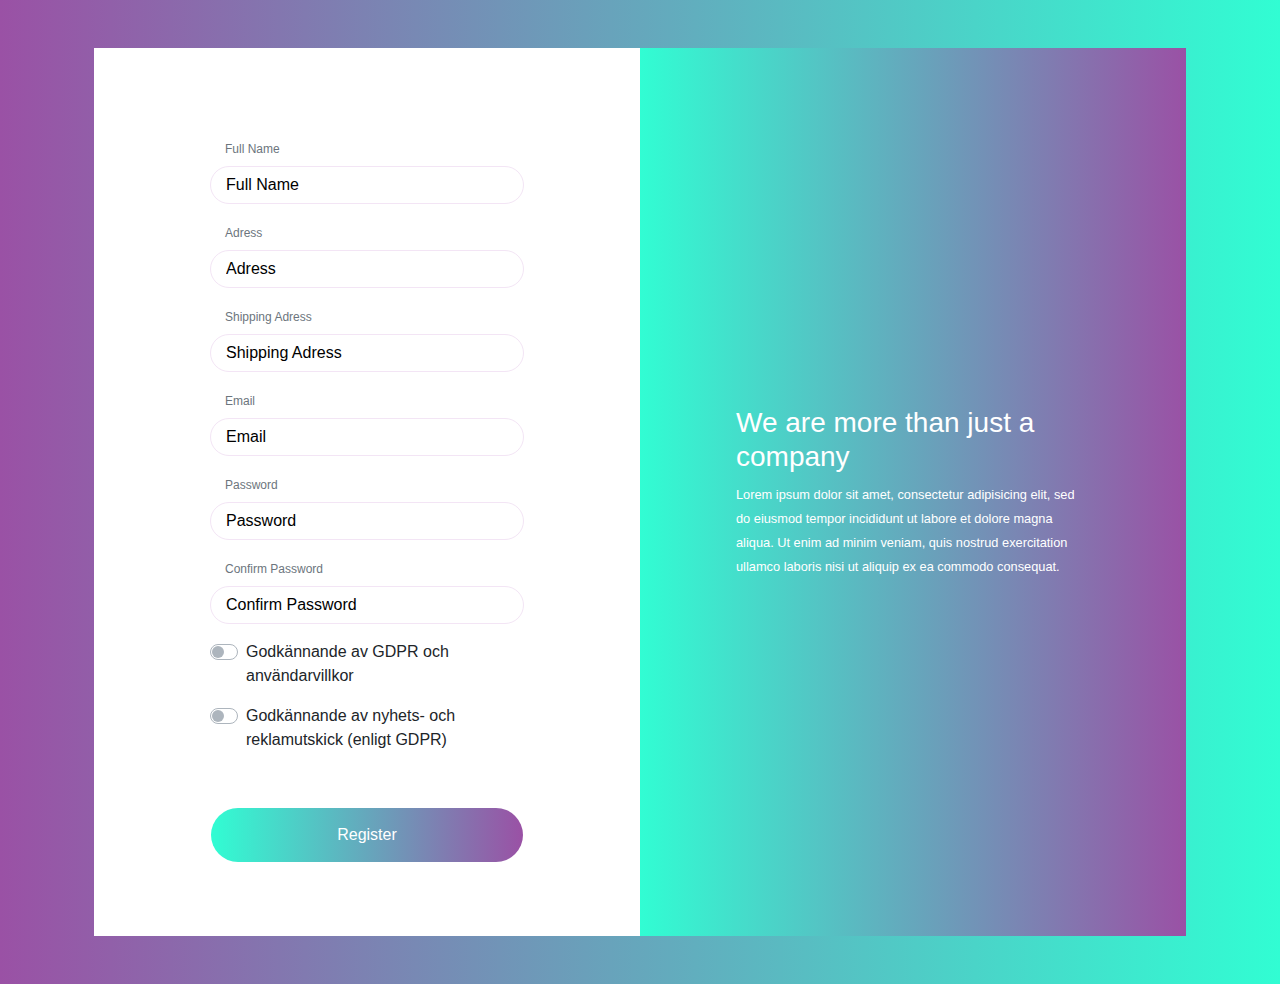
<file: register.html>
<!doctype html>
<html>
    <head>
        <meta charset='utf-8'>
        <meta name='viewport' content='width=device-width, initial-scale=1'>
        <title>Future</title>
        <link rel="stylesheet" href="./css/main.css">
        <link href='./css/bootstrap.css' rel='stylesheet'>
        <link href='./css/fontawesome.css' rel='stylesheet'>
        <script type='text/javascript' src='https://cdnjs.cloudflare.com/ajax/libs/jquery/3.2.1/jquery.min.js'></script>
        <script type='text/javascript' src='https://cdn.jsdelivr.net/npm/popper.js@1.16.0/dist/umd/popper.min.js'></script>
        <script type='text/javascript' src='https://maxcdn.bootstrapcdn.com/bootstrap/4.3.1/js/bootstrap.min.js'></script>
        <script type='text/javascript'></script>
    </head>
    
<body>
<div class="container px-4 py-5 mx-auto">
    <div class="container-1 containe-1-0">
        <div class="d-flex flex-lg-row flex-column-reverse">
            <div class="container-1 container-2">
                <div class="row justify-content-center my-auto">
                    <div class="col-md-8 col-10 my-5">
                        <div class="form-group"> <label class="form-control-label text-muted">Full Name</label> <input type="text" id="psw" name="email" placeholder="Full Name" class="form-control"> </div>
                        <div class="form-group"> <label class="form-control-label text-muted">Adress</label> <input type="text" id="adress" name="adress" placeholder="Adress" class="form-control"> </div>
                        <div class="form-group"> <label class="form-control-label text-muted">Shipping Adress</label> <input type="text" id="shipping" name="shipping" placeholder="Shipping Adress" class="form-control"> </div>
                        <div class="form-group"> <label class="form-control-label text-muted">Email</label> <input type="email" id="email" name="email" placeholder="Email" class="form-control"> </div>
                        <div class="form-group"> <label class="form-control-label text-muted">Password</label> <input type="password" id="psw" name="psw" placeholder="Password" class="form-control"> </div>
                        <div class="form-group"> <label class="form-control-label text-muted">Confirm Password</label> <input type="password" id="confirmpsw" name="confirmpsw" placeholder="Confirm Password" class="form-control"> </div>
                        <div class="form-group custom-control custom-switch">
                            <input type="checkbox" class="custom-control-input" id="switch1">
                            <label class="custom-control-label" for="switch1">Godkännande av GDPR och användarvillkor</label>
                        </div>
                        <div class="form-group custom-control custom-switch">
                            <input type="checkbox" class="custom-control-input" id="switch2">
                            <label class="custom-control-label" for="switch2">Godkännande av nyhets- och reklamutskick (enligt GDPR)</label>
                        </div>
                        <div class="row justify-content-center my-3 px-3"> <button class="btn-block btn-color">Register</button> </div>
                    </div>
                </div>
            </div>
            <div class="container-1 container-3">
                <div class="my-auto mx-md-5 px-md-5 right">
                    <h3 class="text-white">We are more than just a company</h3> <small class="text-white">Lorem ipsum dolor sit amet, consectetur adipisicing elit, sed do eiusmod tempor incididunt ut labore et dolore magna aliqua. Ut enim ad minim veniam, quis nostrud exercitation ullamco laboris nisi ut aliquip ex ea commodo consequat.</small>
                </div>
            </div>
        </div>
    </div>
</div>
</body>
</html>
</file>
<file: css/main.css>
:-ms-input-placeholder {
  color: #000 !important;
}

::-webkit-input-placeholder {
  color: #000 !important;
  opacity: 1;
}

::-ms-input-placeholder {
  color: #000 !important;
  opacity: 1;
}

::placeholder {
  color: #000 !important;
  opacity: 1;
}

a {
  color: #000;
}

a:hover {
  color: #000;
}

body {
  color: #000;
  overflow-x: hidden;
  height: 100%;
  background-image: -webkit-gradient(linear, left top, right top, from(#9A51A5), to(#31FDD3));
  background-image: linear-gradient(to right, #9A51A5, #31FDD3);
}

input,
textarea {
  background-color: #F3E5F5;
  border-radius: 50px !important;
  padding: 13px 15px 13px 15px !important;
  width: 100%;
  -webkit-box-sizing: border-box;
          box-sizing: border-box;
  border: none !important;
  border: 1px solid #F3E5F5 !important;
  font-size: 16px !important;
  color: #000 !important;
  font-weight: 400;
}

input:focus,
textarea:focus {
  -webkit-box-shadow: none !important;
  box-shadow: none !important;
  border: 1px solid #9A51A5 !important;
  outline-width: 0;
  font-weight: 400;
}

button:focus {
  -webkit-box-shadow: none !important;
  box-shadow: none !important;
  outline-width: 0;
}

#logo {
  width: 70px;
  height: 60px;
}

.btn-color {
  border-radius: 50px;
  color: #fff;
  background-image: -webkit-gradient(linear, left top, right top, from(#31FDD3), to(#9A51A5));
  background-image: linear-gradient(to right, #31FDD3, #9A51A5);
  padding: 15px;
  cursor: pointer;
  border: none !important;
  margin-top: 40px;
}

.btn-color:hover {
  color: #fff;
  background-image: -webkit-gradient(linear, left top, right top, from(#9A51A5), to(#31FDD3));
  background-image: linear-gradient(to right, #9A51A5, #31FDD3);
}

.btn-white {
  border-radius: 50px;
  color: #9A51A5;
  background-color: #fff;
  padding: 8px 40px;
  cursor: pointer;
  border: 2px solid #9A51A5 !important;
}

.btn-white:hover {
  color: #fff;
  background-image: -webkit-gradient(linear, left top, right top, from(#31FDD3), to(#9A51A5));
  background-image: linear-gradient(to right, #31FDD3, #9A51A5);
}

.container-1 {
  border-radius: 0 !important;
  border: none !important;
}

.container-2 {
  width: 50%;
  padding: 40px 30px 10px 30px;
}

@media screen and (max-width: 992px) {
  .container-2 {
    width: 100%;
    padding: 40px 30px 10px 30px;
  }
}

.container-3 {
  width: 50%;
  background-image: -webkit-gradient(linear, left top, right top, from(#31FDD3), to(#9A51A5));
  background-image: linear-gradient(to right, #31FDD3, #9A51A5);
}

@media screen and (max-width: 992px) {
  .container-3 {
    width: 100%;
  }
}

@media screen and (max-width: 768px) {
  .container-3 {
    padding: 50px;
  }
}

.form-control-label {
  font-size: 12px;
  margin-left: 15px;
}

.msg-info {
  padding-left: 15px;
  margin-bottom: 30px;
}

.sm-text {
  font-size: 15px;
}

.bottom {
  width: 100%;
  margin-top: 50px !important;
}

@media screen and (max-width: 768px) {
  .container {
    padding: 10px !important;
  }
}

.heading {
  margin-bottom: 60px !important;
}

@media screen and (max-width: 992px) {
  .right {
    margin-top: 100px !important;
    margin-bottom: 100px !important;
  }
}

@media screen and (max-width: 768px) {
  .right {
    margin-top: 50px !important;
    margin-bottom: 50px !important;
  }
}
/*# sourceMappingURL=main.css.map */
</file>
